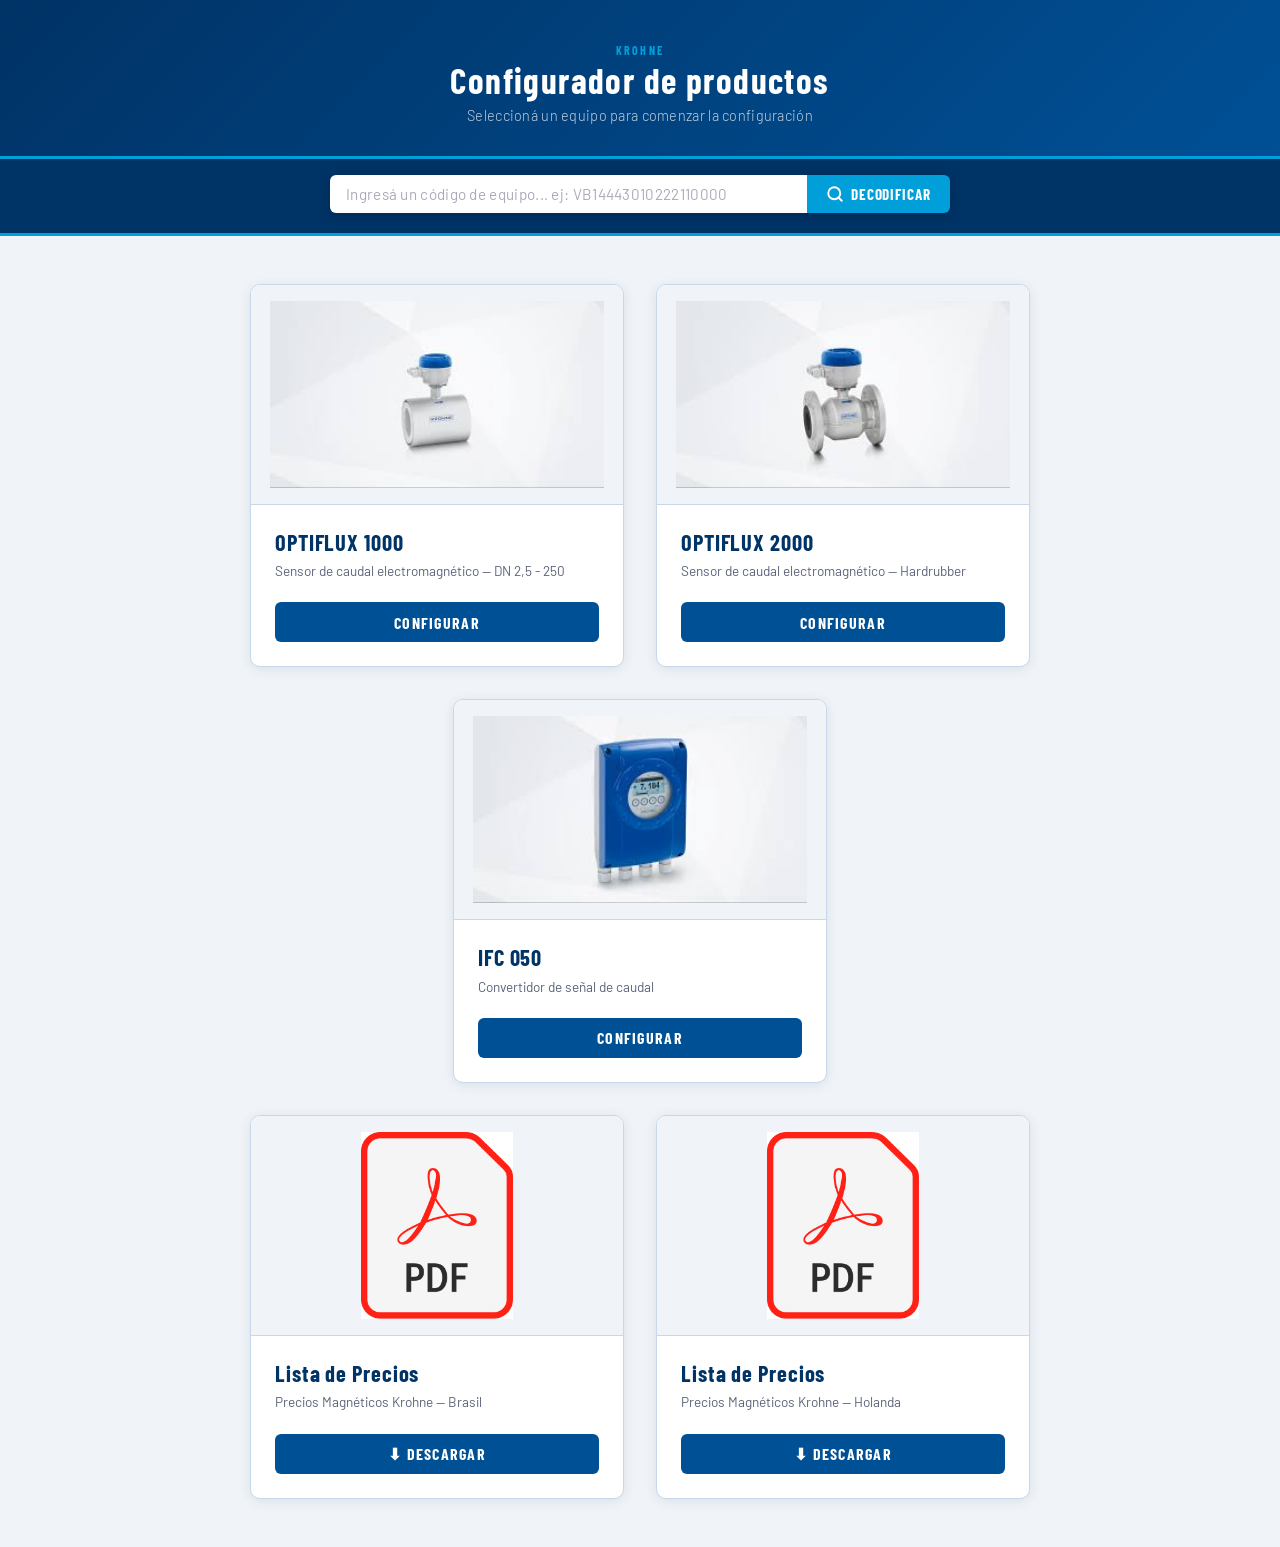
<file: index.html>
<!DOCTYPE html>
<html lang="es">
<head>
  <meta charset="UTF-8" />
  <meta name="viewport" content="width=device-width, initial-scale=1.0"/>
  <title>KROHNE — Configurador de productos</title>
  <link rel="preconnect" href="https://fonts.googleapis.com">
  <link href="https://fonts.googleapis.com/css2?family=Barlow:wght@300;400;500;600;700&family=Barlow+Condensed:wght@400;600;700&display=swap" rel="stylesheet">
  <link rel="stylesheet" href="style.css" />
</head>
<body>

  <header>
    <div class="header-inner">
      <div class="brand">
        <span class="brand-tag">KROHNE</span>
        <h1>Configurador de productos</h1>
        <p class="subtitle">Seleccioná un equipo para comenzar la configuración</p>
      </div>
    </div>
  </header>


  <div class="search-bar-wrap">
    <div class="search-bar">
      <input type="text" id="code-search" class="search-input" 
             placeholder="Ingresá un código de equipo... ej: VB14443010222110000"
             maxlength="30">
      <button class="search-btn" onclick="decodeEquipmentCode()">
        <svg width="18" height="18" viewBox="0 0 24 24" fill="none" stroke="currentColor" stroke-width="2.5" stroke-linecap="round" stroke-linejoin="round"><circle cx="11" cy="11" r="8"/><line x1="21" y1="21" x2="16.65" y2="16.65"/></svg>
        Decodificar
      </button>
    </div>
    <p id="search-error" class="search-error hidden">Código no reconocido. Verificá el prefijo del equipo.</p>
  </div>
  <main class="home-main">
    <div class="product-grid">
      <!-- Fila 1: sensores -->
      <div class="product-row">

      <!-- Optiflux 1000 -->
      <div class="product-card">
        <div class="product-image-wrap">
          <img src="data/Optiflux 1000.jpg" alt="Optiflux 1000" class="product-image"
               onerror="this.style.display='none'; this.nextElementSibling.style.display='flex'">
          <div class="product-image-placeholder" style="display:none">
            <span>OPTIFLUX 1000</span>
          </div>
        </div>
        <div class="product-info">
          <div class="product-name">OPTIFLUX 1000</div>
          <div class="product-desc">Sensor de caudal electromagnético — DN 2,5 - 250</div>
          <a href="optiflux1000.html" class="configure-btn">Configurar</a>
        </div>
      </div>

      <!-- Optiflux 2000 -->
      <div class="product-card">
        <div class="product-image-wrap">
          <img src="data/Optiflux 2000.jpg" alt="Optiflux 2000" class="product-image"
               onerror="this.style.display='none'; this.nextElementSibling.style.display='flex'">
          <div class="product-image-placeholder" style="display:none">
            <span>OPTIFLUX 2000</span>
          </div>
        </div>
        <div class="product-info">
          <div class="product-name">OPTIFLUX 2000</div>
          <div class="product-desc">Sensor de caudal electromagnético — Hardrubber</div>
          <a href="optiflux2000.html" class="configure-btn">Configurar</a>
        </div>
      </div>

      </div><!-- end product-row -->
      <!-- Fila 2: electrónica -->
      <div class="product-row product-row--center">
      <!-- IFC 050 -->
      <div class="product-card">
        <div class="product-image-wrap">
          <img src="data/IFC 050.jpg" alt="IFC 050" class="product-image"
               onerror="this.style.display='none'; this.nextElementSibling.style.display='flex'">
          <div class="product-image-placeholder" style="display:none">
            <span>IFC 050</span>
          </div>
        </div>
        <div class="product-info">
          <div class="product-name">IFC 050</div>
          <div class="product-desc">Convertidor de señal de caudal</div>
          <a href="ifc050.html" class="configure-btn">Configurar</a>
        </div>
      </div>

      </div><!-- end product-row -->
      <!-- Fila 3: catálogos PDF -->
      <div class="product-row">

        <div class="product-card">
          <div class="product-image-wrap">
            <img src="data/pdf.png" alt="PDF" class="product-image"
                 onerror="this.style.display='none'; this.nextElementSibling.style.display='flex'">
            <div class="product-image-placeholder" style="display:none"><span>PDF</span></div>
          </div>
          <div class="product-info">
            <div class="product-name">Lista de Precios</div>
            <div class="product-desc">Precios Magnéticos Krohne — Brasil</div>
            <a href="data/Precios Magnéticos Krohne - Brasil.pdf" download class="configure-btn">⬇ Descargar</a>
          </div>
        </div>

        <div class="product-card">
          <div class="product-image-wrap">
            <img src="data/pdf.png" alt="PDF" class="product-image"
                 onerror="this.style.display='none'; this.nextElementSibling.style.display='flex'">
            <div class="product-image-placeholder" style="display:none"><span>PDF</span></div>
          </div>
          <div class="product-info">
            <div class="product-name">Lista de Precios</div>
            <div class="product-desc">Precios Magnéticos Krohne — Holanda</div>
            <a href="data/Precios Magnéticos Krohne - Holanda.pdf" download class="configure-btn">⬇ Descargar</a>
          </div>
        </div>

      </div><!-- end product-row -->
    </div>
  </main>


  <script>
    const PRODUCT_MAP = {
      'VB144': { url: 'optiflux2000.html', json: 'data/optiflux_2000_hardrubber_full.json' },
      'VB154': { url: 'optiflux2000.html', json: 'data/optiflux_2000_hardrubber_full.json' },
      'VB164': { url: 'optiflux2000.html', json: 'data/optiflux_2000_hardrubber_full.json' },
      'VB174': { url: 'optiflux1000.html', json: 'data/optiflux_1000.json' },
      'VN344': { url: 'ifc050.html', json: 'data/ifc_050.json' },
    };

    document.getElementById('code-search').addEventListener('keydown', function(e) {
      if (e.key === 'Enter') decodeEquipmentCode();
    });

    function decodeEquipmentCode() {
      const raw = document.getElementById('code-search').value.trim().toUpperCase();
      const errEl = document.getElementById('search-error');
      if (raw.length < 5) { errEl.classList.remove('hidden'); return; }
      const prefix = raw.slice(0, 5);
      const product = PRODUCT_MAP[prefix];
      if (!product) { errEl.classList.remove('hidden'); return; }
      errEl.classList.add('hidden');
      // Navigate passing the full code as URL param
      window.location.href = `${product.url}?decode=${encodeURIComponent(raw)}`;
    }
  </script>
</body>
</html>
</file>
<file: style.css>
/* ── Reset & Base ────────────────────────────────────────── */
*, *::before, *::after { box-sizing: border-box; margin: 0; padding: 0; }

:root {
  --blue-dark:   #003366;
  --blue-mid:    #005096;
  --blue-light:  #009FDA;
  --blue-pale:   #e5f4fb;
  --accent:      #009FDA;
  --text:        #1a1a2e;
  --text-muted:  #5a6478;
  --border:      #c8d8e8;
  --bg:          #f0f4f8;
  --white:       #ffffff;
  --red:         #c0392b;
  --green:       #1a7f3c;
  --radius:      6px;
  --shadow:      0 2px 12px rgba(0,51,102,0.10);
}

body {
  font-family: 'Barlow', sans-serif;
  background: var(--bg);
  color: var(--text);
  min-height: 100vh;
  font-size: 15px;
}

/* ── Header ─────────────────────────────────────────────── */
header {
  background: linear-gradient(135deg, var(--blue-dark) 0%, var(--blue-mid) 100%);
  color: var(--white);
  padding: 2.5rem 2rem 2rem;
  text-align: center;
  border-bottom: 3px solid var(--accent);
}
.brand-tag {
  display: inline-block;
  font-family: 'Barlow Condensed', sans-serif;
  font-size: 0.75rem;
  font-weight: 700;
  letter-spacing: 0.18em;
  text-transform: uppercase;
  color: var(--accent);
  margin-bottom: 0.4rem;
}
header h1 {
  font-family: 'Barlow Condensed', sans-serif;
  font-size: 2.2rem;
  font-weight: 700;
  letter-spacing: 0.04em;
  line-height: 1;
}
header .subtitle {
  margin-top: 0.5rem;
  font-size: 0.9rem;
  font-weight: 300;
  opacity: 0.75;
  letter-spacing: 0.02em;
}

/* ── Layout ──────────────────────────────────────────────── */
.layout {
  display: flex;
  align-items: flex-start;
  gap: 1.5rem;
  max-width: 1400px;
  margin: 1.5rem auto;
  padding: 0 1.5rem 3rem;
}
.main-col {
  flex: 1 1 0;
  min-width: 0;
}
.summary-col {
  width: 300px;
  flex-shrink: 0;
  position: sticky;
  top: 1.5rem;
}

/* ── Section blocks ──────────────────────────────────────── */
.section-block {
  background: transparent;
  border: none;
  border-radius: 0;
  box-shadow: none;
  margin-bottom: 0;
  overflow: visible;
}
.section-title {
  display: none;
}

/* ── Select row ──────────────────────────────────────────── */
.select-row {
  display: flex;
  align-items: center;
  gap: 1rem;
  padding: 0.75rem 1rem;
  background: #f4f6f9;
  border: 1px solid var(--border);
  border-radius: var(--radius);
  box-shadow: var(--shadow);
  margin-bottom: 0.6rem;
}
.select-row label {
  flex: 0 0 220px;
  font-size: 0.88rem;
  font-weight: 700;
  color: #003366;
}
.select-row select {
  flex: 1;
  padding: 0.45rem 0.75rem;
  border: 1px solid var(--border);
  border-radius: var(--radius);
  font-family: 'Barlow', sans-serif;
  font-size: 0.88rem;
  background: var(--white);
  color: var(--text);
  cursor: pointer;
  appearance: none;
  background-image: url("data:image/svg+xml,%3Csvg xmlns='http://www.w3.org/2000/svg' width='12' height='8' viewBox='0 0 12 8'%3E%3Cpath d='M1 1l5 5 5-5' stroke='%23004a8f' stroke-width='1.8' fill='none' stroke-linecap='round'/%3E%3C/svg%3E");
  background-repeat: no-repeat;
  background-position: right 0.75rem center;
  padding-right: 2.2rem;
  transition: border-color 0.15s;
}
.select-row select:focus {
  outline: none;
  border-color: var(--blue-light);
  box-shadow: 0 0 0 3px rgba(0,102,204,0.12);
}
.select-row select:hover { border-color: var(--blue-light); }

/* ── Custom dropdown options styling ─────────────────────── */
/* 
  Native <select> doesn't support multi-column options.
  We render a custom panel on top of a hidden select.
*/
.custom-select-wrapper {
  flex: 1;
  width: 100%;
  position: relative;
}
.custom-select-trigger {
  width: 100%;
  padding: 0.45rem 2.2rem 0.45rem 0.75rem;
  border: 1px solid var(--border);
  border-radius: var(--radius);
  font-family: 'Barlow', sans-serif;
  font-size: 0.88rem;
  background: var(--white);
  color: var(--text);
  box-shadow: 0 1px 3px rgba(0,0,0,0.06);
  cursor: pointer;
  display: flex;
  align-items: center;
  justify-content: space-between;
  gap: 0.5rem;
  transition: border-color 0.15s;
  user-select: none;
  min-height: 36px;
}
.custom-select-trigger:hover,
.custom-select-trigger.open { border-color: var(--blue-light); }
.custom-select-trigger.open {
  box-shadow: 0 0 0 3px rgba(0,102,204,0.12);
  border-bottom-left-radius: 0;
  border-bottom-right-radius: 0;
}
.trigger-text { flex: 1; display: flex; align-items: center; overflow: hidden; min-width: 0; }
.trigger-text.placeholder { color: var(--text-muted); }
.trigger-code {
  font-family: 'Barlow Condensed', sans-serif;
  font-weight: 700;
  color: var(--blue-mid);
  font-size: 0.95rem;
  margin-right: 0.15rem;
  flex-shrink: 0;
}
.trigger-sep {
  color: var(--text-muted);
  margin: 0 0.35rem;
  flex-shrink: 0;
}
.trigger-desc {
  color: var(--text);
  flex: 1;
  white-space: nowrap;
  overflow: hidden;
  text-overflow: ellipsis;
}
.trigger-price {
  margin-left: 0.75rem;
  font-weight: 600;
  color: var(--green);
  white-space: nowrap;
  font-size: 0.83rem;
  flex-shrink: 0;
}
.trigger-price.muted { color: var(--text-muted); font-weight: 400; font-style: italic; }
.trigger-price.negative { color: var(--red); }
.trigger-arrow {
  flex-shrink: 0;
  width: 12px; height: 8px;
  background-image: url("data:image/svg+xml,%3Csvg xmlns='http://www.w3.org/2000/svg' width='12' height='8' viewBox='0 0 12 8'%3E%3Cpath d='M1 1l5 5 5-5' stroke='%23004a8f' stroke-width='1.8' fill='none' stroke-linecap='round'/%3E%3C/svg%3E");
  background-repeat: no-repeat;
  background-position: center;
  transition: transform 0.2s;
}
.custom-select-trigger.open .trigger-arrow { transform: rotate(180deg); }

.custom-dropdown {
  display: none;
  position: absolute;
  top: 100%;
  left: 0;
  min-width: 100%;
  width: max-content;
  max-width: 90vw;
  background: var(--white);
  border: 1px solid var(--blue-light);
  border-top: none;
  border-radius: 0 0 var(--radius) var(--radius);
  box-shadow: 0 8px 24px rgba(0,42,85,0.15);
  z-index: 1000;
  max-height: 400px;
  overflow-y: auto;
}
.custom-dropdown.open { display: block; }

/* Table inside dropdown */
.dropdown-table {
  width: 100%;
  border-collapse: collapse;
  font-size: 0.83rem;
}
.dropdown-table thead th {
  background: var(--blue-pale);
  padding: 0.4rem 0.75rem;
  text-align: left;
  font-family: 'Barlow Condensed', sans-serif;
  font-size: 0.75rem;
  font-weight: 600;
  letter-spacing: 0.08em;
  text-transform: uppercase;
  color: var(--blue-dark);
  border-bottom: 1px solid var(--border);
  position: sticky;
  top: 0;
  z-index: 1;
}
.dropdown-table tbody tr {
  cursor: pointer;
  transition: background 0.1s;
}
.dropdown-table tbody tr:hover { background: var(--blue-pale); }
.dropdown-table tbody tr.selected { background: #ddeeff; }
.dropdown-table td {
  padding: 0.45rem 0.75rem;
  border-bottom: 1px solid #f0f4f9;
  vertical-align: middle;
}
.dropdown-table tbody tr:last-child td { border-bottom: none; }
.col-code {
  width: 60px;
  font-family: 'Barlow Condensed', sans-serif;
  font-weight: 700;
  font-size: 0.9rem;
  color: var(--blue-mid);
  white-space: nowrap;
}
.col-desc { color: var(--text); }
.col-price {
  width: 110px;
  text-align: right;
  white-space: nowrap;
  font-weight: 600;
  color: var(--green);
}
.col-price.muted { color: var(--text-muted); font-weight: 400; font-style: italic; font-size: 0.78rem; }
.col-price.negative { color: var(--red); }

/* ── Summary panel ───────────────────────────────────────── */
.summary-card {
  background: var(--white);
  border: 1px solid var(--border);
  border-radius: var(--radius);
  box-shadow: var(--shadow);
  overflow: visible;
}
.summary-header {
  background: var(--blue-dark);
  padding: 0.75rem 1rem;
  border-radius: var(--radius) var(--radius) 0 0;
}
.summary-label {
  font-family: 'Barlow Condensed', sans-serif;
  font-size: 1.1rem;
  font-weight: 700;
  letter-spacing: 0.15em;
  text-transform: uppercase;
  color: var(--accent);
}
.summary-code-block {
  padding: 1rem;
  background: #f7f9fc;
}
.summary-field-label {
  font-size: 0.72rem;
  font-weight: 600;
  letter-spacing: 0.1em;
  text-transform: uppercase;
  color: var(--text-muted);
  margin-bottom: 0.4rem;
}
.equipment-code {
  font-family: 'Barlow Condensed', sans-serif;
  font-size: 1.35rem;
  font-weight: 700;
  color: var(--blue-dark);
  letter-spacing: 0.08em;
  word-break: break-all;
  min-height: 2rem;
}
.summary-divider {
  height: 1px;
  background: var(--border);
}
.selections-list {
  padding: 0.75rem 1rem;
  display: flex;
  flex-direction: column;
  gap: 0.35rem;
}
.no-selections {
  font-size: 0.82rem;
  color: var(--text-muted);
  font-style: italic;
  text-align: center;
  padding: 0.5rem 0;
}
.selection-item {
  display: grid;
  grid-template-columns: 1fr 36px 90px;
  align-items: baseline;
  gap: 0.3rem 0.5rem;
  font-size: 0.8rem;
  line-height: 1.4;
}
.sel-section {
  color: var(--text-muted);
  font-size: 0.75rem;
  font-weight: 500;
  white-space: nowrap;
  overflow: hidden;
  text-overflow: ellipsis;
}
.sel-code {
  font-family: 'Barlow Condensed', sans-serif;
  font-weight: 700;
  color: var(--blue-mid);
  font-size: 0.9rem;
  white-space: nowrap;
  text-align: center;
}
.sel-price {
  font-weight: 600;
  color: var(--green);
  white-space: nowrap;
  font-size: 0.8rem;
  text-align: right;
}
.sel-price.muted { color: var(--text-muted); font-weight: 400; font-style: italic; }
.sel-price.negative { color: var(--red); }

.summary-total-row {
  padding: 0.9rem 1rem;
  display: flex;
  flex-direction: column;
  gap: 0.25rem;
  background: var(--blue-pale);
}
.total-label {
  font-family: 'Barlow Condensed', sans-serif;
  font-size: 0.72rem;
  font-weight: 700;
  letter-spacing: 0.12em;
  text-transform: uppercase;
  color: var(--blue-dark);
}
.total-price {
  font-family: 'Barlow Condensed', sans-serif;
  font-size: 1.6rem;
  font-weight: 700;
  color: var(--blue-dark);
  line-height: 1;
}
.total-price.sale {
  color: #e8450a;
}
.on-request-note {
  padding: 0.5rem 1rem;
  font-size: 0.75rem;
  color: var(--text-muted);
  font-style: italic;
  background: var(--white);
}

/* ── Utilities ───────────────────────────────────────────── */
.hidden { display: none !important; }

/* ── Responsive: mobile ──────────────────────────────────── */
@media (max-width: 860px) {
  .layout {
    flex-direction: column-reverse;
    padding: 0 0.75rem 2rem;
  }
  .summary-col {
    width: 100%;
    position: static;
  }
  .select-row {
    flex-direction: column;
    align-items: stretch;
    gap: 0.4rem;
  }
  .select-row label {
    flex: none;
    font-size: 0.85rem;
  }
  .custom-select-wrapper { width: 100%; }
  header { padding: 1.5rem 1rem 1.2rem; }
  header h1 { font-size: 1.6rem; }
}

/* ── Download button ─────────────────────────────────────── */
.download-btn {
  display: block;
  width: calc(100% - 2rem);
  margin: 0.75rem 1rem 1rem;
  padding: 0.75rem 1rem;
  background: #e8450a;
  color: #ffffff;
  font-family: 'Barlow Condensed', sans-serif;
  font-size: 1rem;
  font-weight: 700;
  letter-spacing: 0.06em;
  text-transform: uppercase;
  border: none;
  border-radius: var(--radius);
  cursor: pointer;
  transition: background 0.15s, transform 0.1s;
}
.download-btn:hover { background: #c73a08; }
.download-btn:active { transform: scale(0.98); }

/* ── Section header between configurators ────────────────── */
.config-section-header {
  font-family: 'Barlow Condensed', sans-serif;
  font-size: 1rem;
  font-weight: 700;
  letter-spacing: 0.1em;
  text-transform: uppercase;
  color: var(--blue-dark);
  padding: 1rem 0 0.4rem;
  border-bottom: 2px solid var(--blue-light);
  margin-bottom: 0.75rem;
}
/* Rate badge */
.rate-badge {
  font-size: 0.72rem;
  color: var(--text-muted);
  text-align: right;
  padding: 0.3rem 1rem 0;
  font-style: italic;
}

/* ── Home page ───────────────────────────────────────────── */
.home-main {
  display: flex;
  justify-content: center;
  align-items: flex-start;
  min-height: calc(100vh - 160px);
  padding: 3rem 1.5rem;
}
.product-grid {
  display: flex;
  flex-direction: column;
  gap: 2rem;
  width: 100%;
  max-width: 780px;
}
.product-row {
  display: grid;
  grid-template-columns: 1fr 1fr;
  gap: 2rem;
}
.product-row--center {
  display: flex;
  justify-content: center;
}
.product-row--center .product-card {
  width: calc(50% - 1rem);
}
.product-card {
  background: var(--white);
  border: 1px solid var(--border);
  border-radius: 10px;
  box-shadow: var(--shadow);
  overflow: hidden;
  display: flex;
  flex-direction: column;
  transition: box-shadow 0.2s, transform 0.2s;
}
.product-card:hover {
  box-shadow: 0 8px 32px rgba(0,51,102,0.18);
  transform: translateY(-3px);
}
.product-image-wrap {
  width: 100%;
  height: 220px;
  background: #f0f4f8;
  display: flex;
  align-items: center;
  justify-content: center;
  overflow: hidden;
  border-bottom: 1px solid var(--border);
}
.product-image {
  width: 100%;
  height: 100%;
  object-fit: contain;
  padding: 1rem;
}
.product-image-placeholder {
  width: 100%;
  height: 100%;
  display: flex;
  align-items: center;
  justify-content: center;
  font-family: 'Barlow Condensed', sans-serif;
  font-size: 1.4rem;
  font-weight: 700;
  color: var(--blue-mid);
  letter-spacing: 0.06em;
  background: var(--blue-pale);
}
.product-info {
  padding: 1.5rem;
  display: flex;
  flex-direction: column;
  gap: 0.4rem;
  flex: 1;
}
.product-name {
  font-family: 'Barlow Condensed', sans-serif;
  font-size: 1.4rem;
  font-weight: 700;
  color: var(--blue-dark);
  letter-spacing: 0.04em;
}
.product-desc {
  font-size: 0.85rem;
  color: var(--text-muted);
  line-height: 1.4;
  flex: 1;
}
.configure-btn {
  display: inline-block;
  margin-top: 1rem;
  padding: 0.65rem 1.5rem;
  background: var(--blue-mid);
  color: var(--white);
  font-family: 'Barlow Condensed', sans-serif;
  font-size: 1rem;
  font-weight: 700;
  letter-spacing: 0.08em;
  text-transform: uppercase;
  text-decoration: none;
  border-radius: var(--radius);
  text-align: center;
  transition: background 0.15s;
}
.configure-btn:hover { background: var(--blue-dark); }

@media (max-width: 600px) {
  .product-row { grid-template-columns: 1fr; }
  .product-row--center .product-card { width: 100%; }
}

/* ── Back button in header ───────────────────────────────── */
.header-inner {
  position: relative;
}
.back-btn {
  position: absolute;
  left: 0;
  top: 50%;
  transform: translateY(-50%);
  color: rgba(255,255,255,0.75);
  font-family: 'Barlow', sans-serif;
  font-size: 0.88rem;
  font-weight: 500;
  text-decoration: none;
  padding: 0.35rem 0.75rem;
  border: 1px solid rgba(255,255,255,0.3);
  border-radius: var(--radius);
  transition: background 0.15s, color 0.15s;
}
.back-btn:hover {
  background: rgba(255,255,255,0.15);
  color: var(--white);
}
@media (max-width: 600px) {
  .back-btn { position: static; transform: none; display: inline-block; margin-bottom: 0.75rem; }
}

/* ── Summary input fields ────────────────────────────────── */
.summary-input-row {
  display: flex;
  align-items: center;
  justify-content: space-between;
  padding: 0.65rem 1rem;
  background: var(--white);
  gap: 0.5rem;
}
.input-label {
  font-family: 'Barlow Condensed', sans-serif;
  font-size: 0.75rem;
  font-weight: 700;
  letter-spacing: 0.1em;
  text-transform: uppercase;
  color: var(--blue-dark);
  white-space: nowrap;
}
.input-wrap {
  display: flex;
  align-items: center;
  border: 1px solid var(--border);
  border-radius: var(--radius);
  overflow: hidden;
  background: #f7f9fc;
}
.input-prefix, .input-suffix {
  padding: 0.35rem 0.5rem;
  font-size: 0.8rem;
  font-weight: 600;
  color: var(--text-muted);
  background: var(--blue-pale);
  white-space: nowrap;
  border-right: 1px solid var(--border);
}
.input-suffix {
  border-right: none;
  border-left: 1px solid var(--border);
}
.summary-input {
  width: 90px;
  padding: 0.35rem 0.5rem;
  border: none;
  background: transparent;
  font-family: 'Barlow', sans-serif;
  font-size: 0.9rem;
  font-weight: 600;
  color: var(--text);
  text-align: right;
  outline: none;
}
.summary-input::-webkit-inner-spin-button,
.summary-input::-webkit-outer-spin-button { opacity: 1; }

/* ── Search / decode bar ─────────────────────────────────── */
.search-bar-wrap {
  background: var(--blue-dark);
  padding: 1rem 2rem 1.2rem;
  display: flex;
  flex-direction: column;
  align-items: center;
  gap: 0.5rem;
  border-bottom: 3px solid var(--accent);
}
.search-bar {
  display: flex;
  align-items: center;
  gap: 0;
  width: 100%;
  max-width: 620px;
  box-shadow: 0 2px 12px rgba(0,0,0,0.2);
  border-radius: var(--radius);
  overflow: hidden;
}
.search-input {
  flex: 1;
  padding: 0.65rem 1rem;
  border: none;
  font-family: 'Barlow', sans-serif;
  font-size: 0.95rem;
  color: var(--text);
  background: var(--white);
  outline: none;
  letter-spacing: 0.02em;
}
.search-input::placeholder { color: #aab; }
.search-btn {
  display: flex;
  align-items: center;
  gap: 0.4rem;
  padding: 0.65rem 1.2rem;
  background: var(--accent);
  color: var(--white);
  font-family: 'Barlow Condensed', sans-serif;
  font-size: 0.95rem;
  font-weight: 700;
  letter-spacing: 0.06em;
  text-transform: uppercase;
  border: none;
  cursor: pointer;
  white-space: nowrap;
  transition: background 0.15s;
}
.search-btn:hover { background: #0089be; }
.search-error {
  color: #ffb3b3;
  font-size: 0.82rem;
  font-style: italic;
}
@media (max-width: 600px) {
  .search-bar-wrap { padding: 0.75rem 1rem 1rem; }
  .search-btn span { display: none; }
}

/* ── Multiplier fields ───────────────────────────────────── */
.multiplier-row {
  display: grid;
  grid-template-columns: 1fr 1fr 1fr;
  gap: 0.5rem;
  padding: 0.75rem 1rem;
  background: var(--white);
}
.multiplier-field {
  display: flex;
  flex-direction: column;
  align-items: center;
  gap: 0.25rem;
}
.multiplier-label {
  font-family: 'Barlow Condensed', sans-serif;
  font-size: 0.7rem;
  font-weight: 700;
  letter-spacing: 0.08em;
  text-transform: uppercase;
  color: var(--blue-dark);
}
.multiplier-input {
  width: 100%;
  padding: 0.35rem 0.4rem;
  border: 1px solid var(--border);
  border-radius: var(--radius);
  font-family: 'Barlow', sans-serif;
  font-size: 0.88rem;
  font-weight: 600;
  color: var(--text);
  text-align: center;
  background: #f7f9fc;
  outline: none;
}
.multiplier-input:focus { border-color: var(--blue-light); }

/* ── Language toggle ─────────────────────────────────────── */
.lang-toggle {
  position: absolute;
  right: 1rem;
  top: 50%;
  transform: translateY(-50%);
  display: flex;
  gap: 0.4rem;
  align-items: center;
}
.lang-btn {
  background: none;
  border: 2px solid transparent;
  border-radius: 4px;
  padding: 2px;
  cursor: pointer;
  opacity: 0.5;
  transition: opacity 0.15s, border-color 0.15s;
  width: 36px;
  height: 26px;
  overflow: hidden;
}
.lang-btn img {
  width: 100%;
  height: 100%;
  object-fit: cover;
  border-radius: 2px;
  display: block;
}
.lang-btn.active {
  opacity: 1;
  border-color: var(--accent);
}
.lang-btn:hover { opacity: 1; }
</file>
